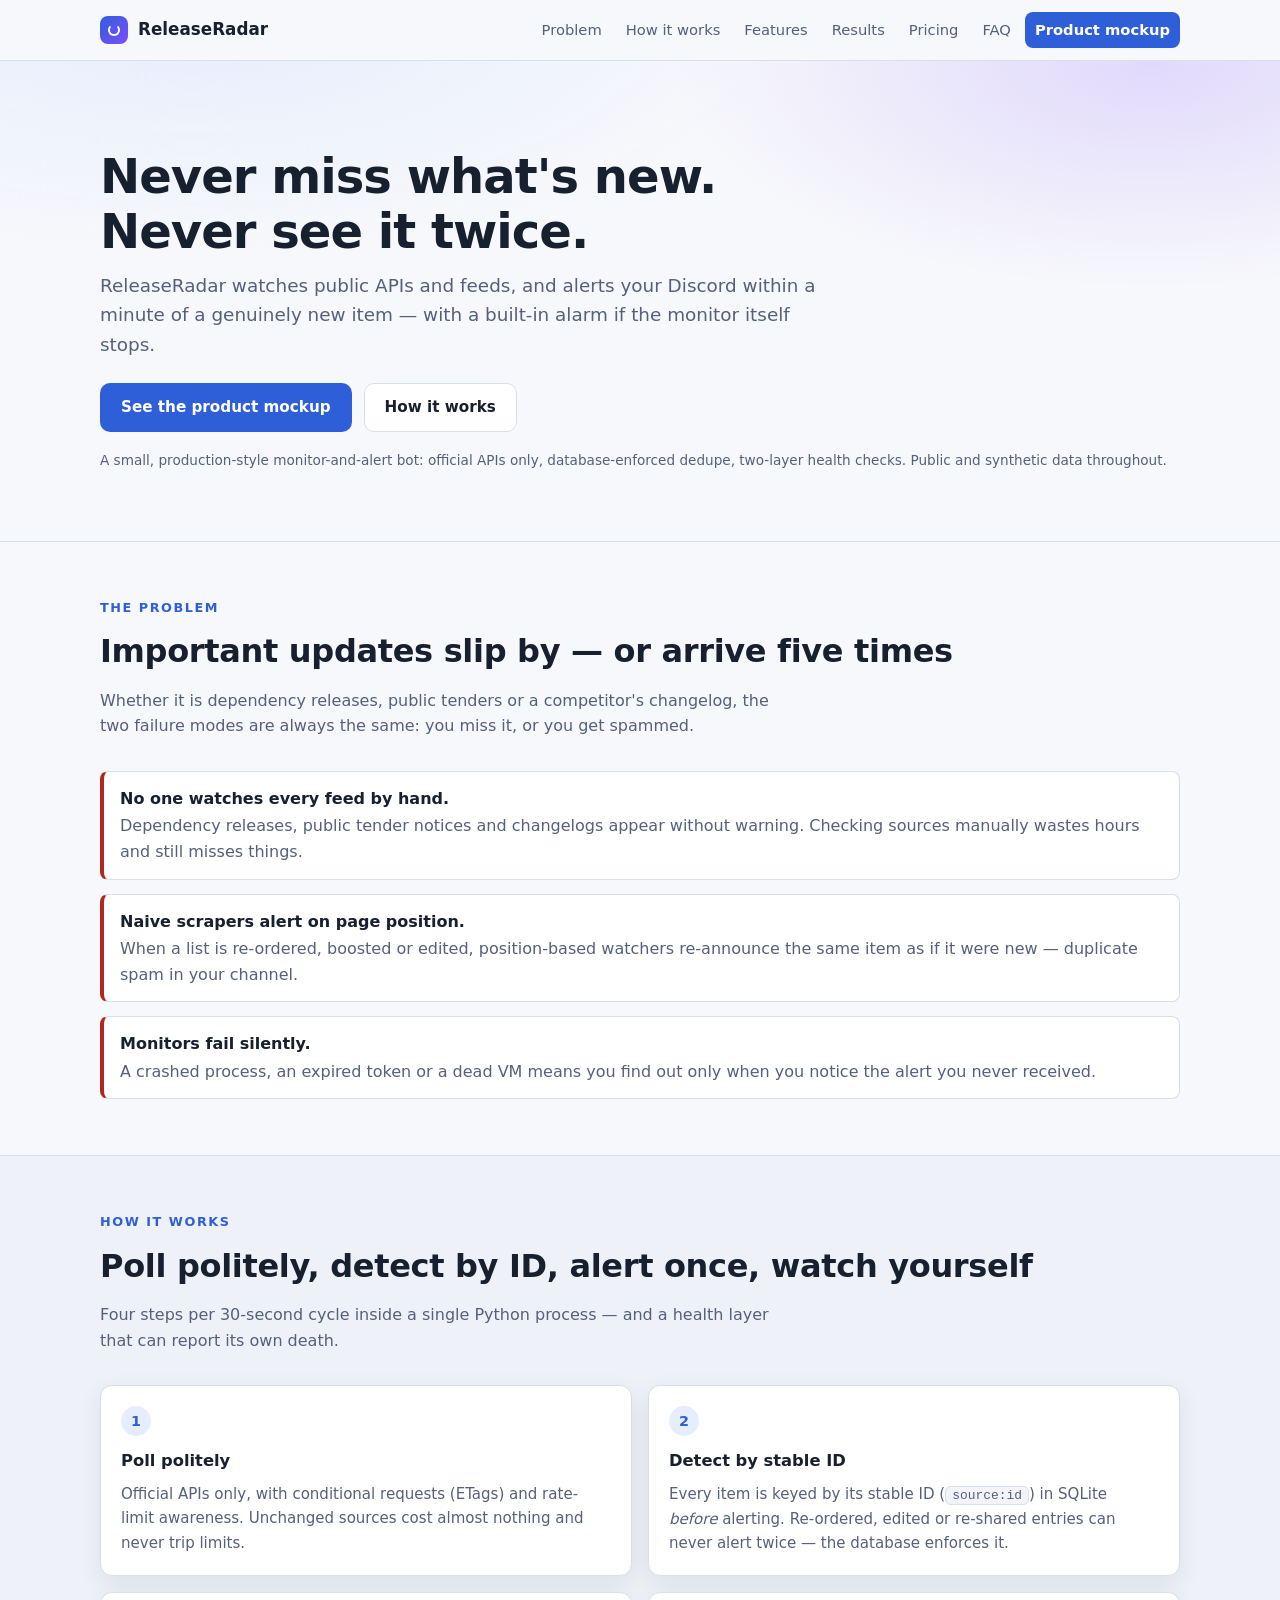
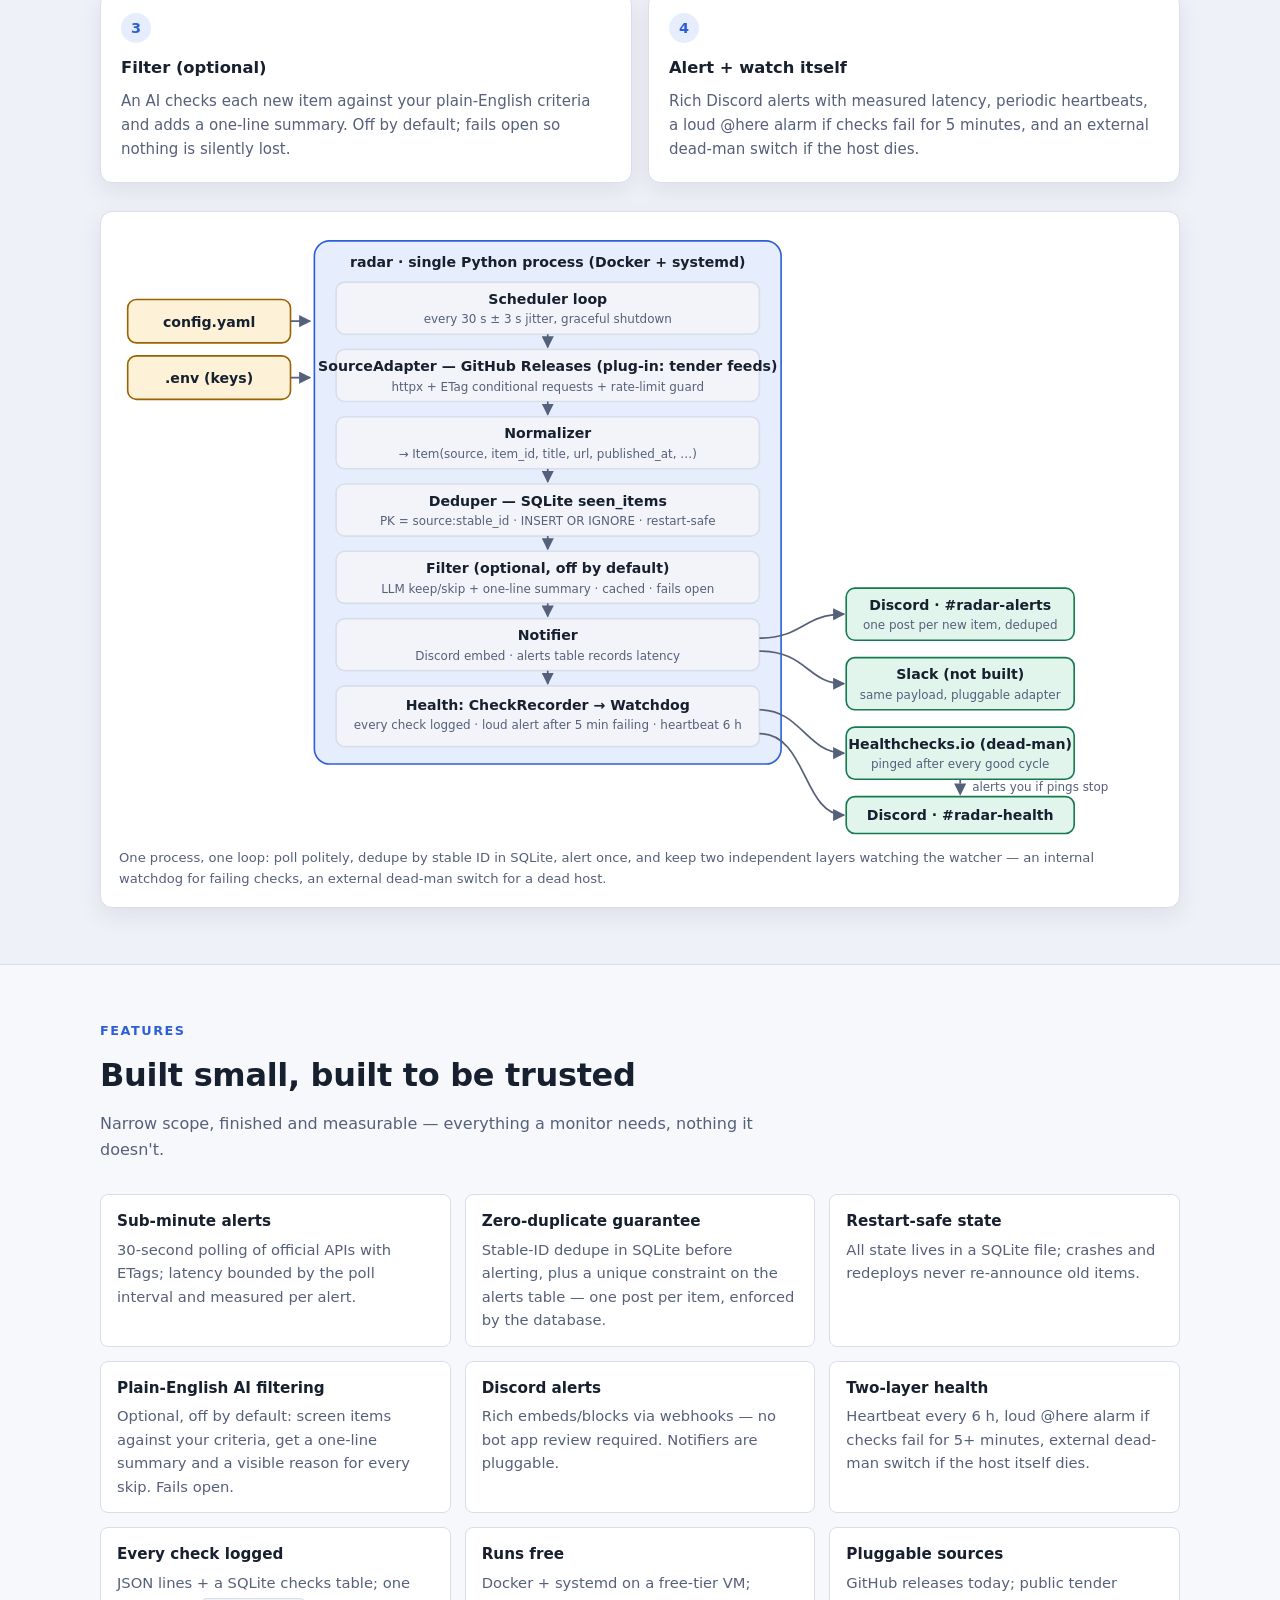
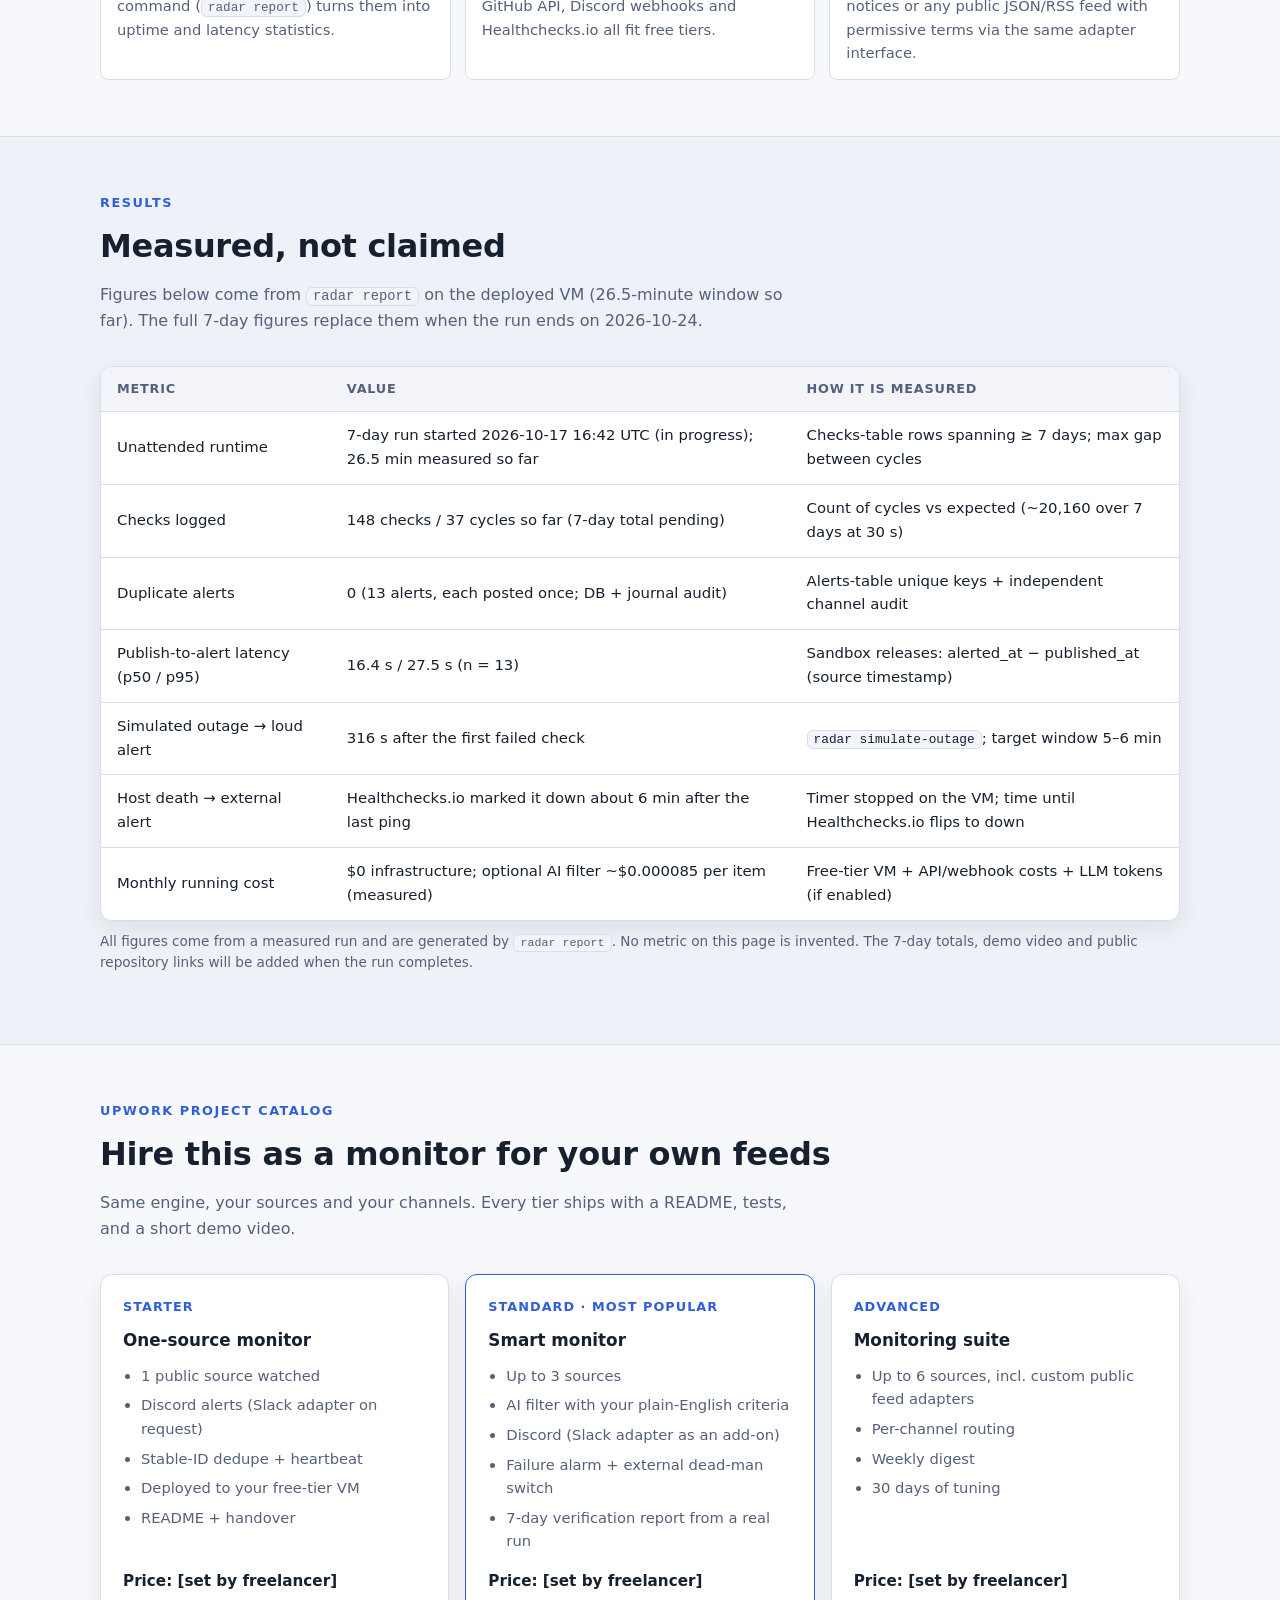
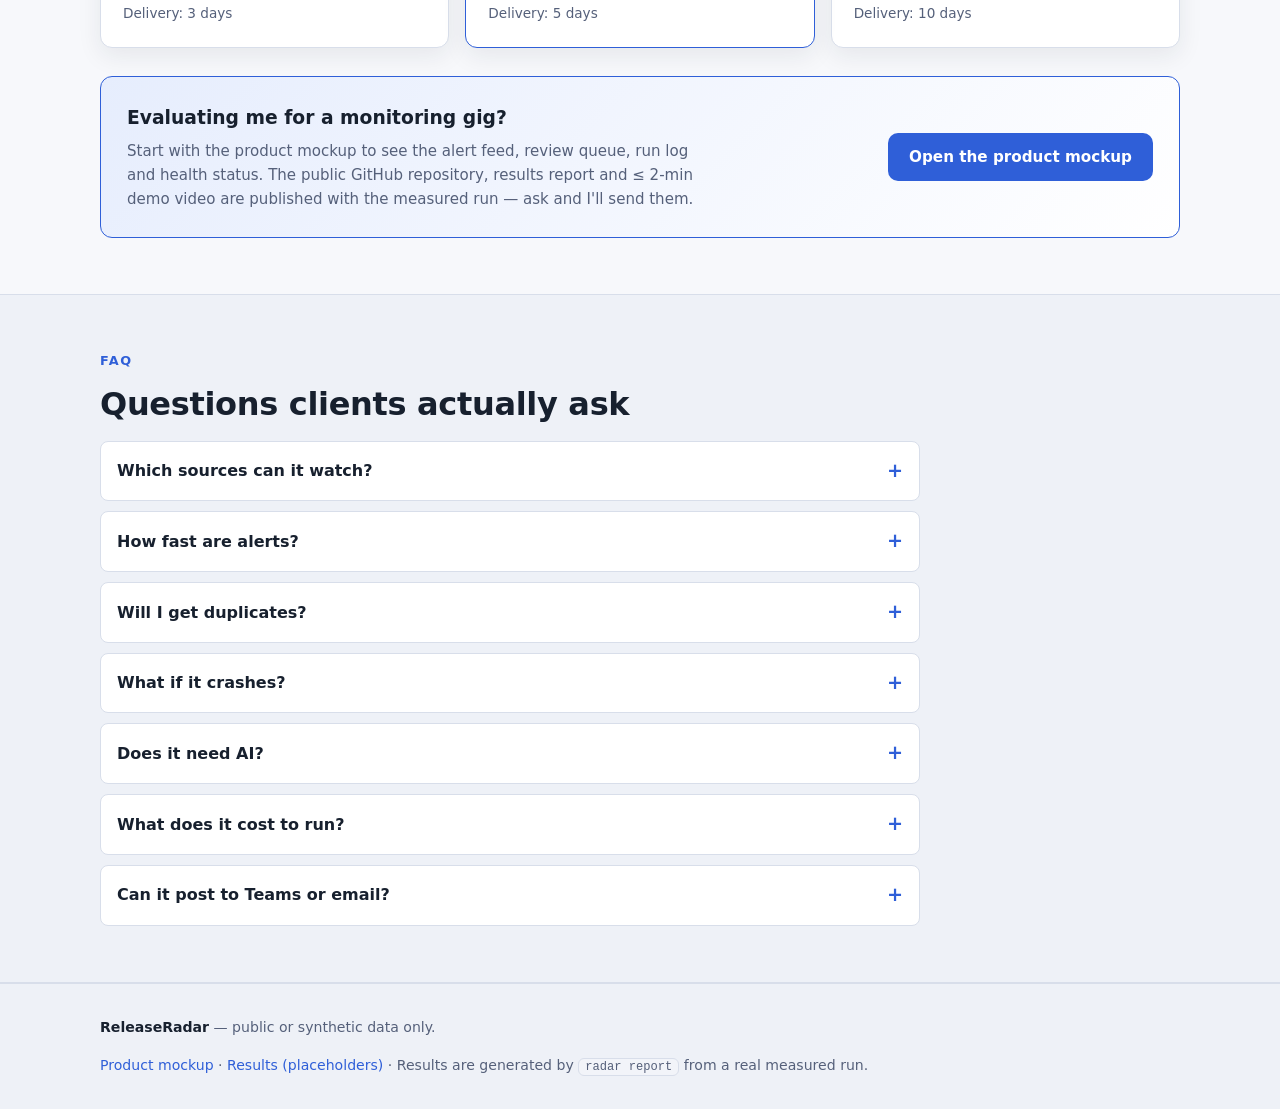
<file: site/index.html>
<!doctype html>
<html lang="en">
<head>
  <meta charset="utf-8">
  <meta name="viewport" content="width=device-width, initial-scale=1">
  <title>ReleaseRadar — never miss what's new, never see it twice</title>
  <meta name="description" content="ReleaseRadar watches public APIs and feeds and alerts your Discord within a minute of a genuinely new item — with a built-in alarm if the monitor itself stops.">
  <link rel="icon" href="data:image/svg+xml,%3Csvg xmlns='http://www.w3.org/2000/svg' viewBox='0 0 32 32'%3E%3Crect width='32' height='32' rx='7' fill='%232f5fd8'/%3E%3Ccircle cx='16' cy='16' r='8' fill='none' stroke='%23fff' stroke-width='2.5' stroke-dasharray='30 12'/%3E%3Ccircle cx='16' cy='16' r='2.5' fill='%23fff'/%3E%3C/svg%3E">
  <link rel="stylesheet" href="styles.css">
</head>
<body>

  <header class="site-header">
    <div class="container">
      <a class="brand" href="index.html"><span class="logo" aria-hidden="true"></span> ReleaseRadar</a>
      <nav class="nav" aria-label="Main">
        <a href="#problem">Problem</a>
        <a href="#how">How it works</a>
        <a href="#features">Features</a>
        <a href="#results">Results</a>
        <a href="#pricing">Pricing</a>
        <a href="#faq">FAQ</a>
        <a class="nav-cta" href="demo.html">Product mockup</a>
      </nav>
    </div>
  </header>

  <!-- ============ HERO ============ -->
  <div class="hero">
    <div class="container">
      <h1>Never miss what's new. Never see it twice.</h1>
      <p class="sub">ReleaseRadar watches public APIs and feeds, and alerts your Discord within a minute of a genuinely new item — with a built-in alarm if the monitor itself stops.</p>
      <div class="hero-ctas">
        <a class="btn btn-primary" href="demo.html">See the product mockup</a>
        <a class="btn btn-ghost" href="#how">How it works</a>
      </div>
      <p class="note">A small, production-style monitor-and-alert bot: official APIs only, database-enforced dedupe, two-layer health checks. Public and synthetic data throughout.</p>
    </div>
  </div>

  <!-- ============ PROBLEM ============ -->
  <section id="problem">
    <div class="container">
      <p class="section-kicker">The problem</p>
      <h2 class="section-title">Important updates slip by — or arrive five times</h2>
      <p class="section-lead">Whether it is dependency releases, public tenders or a competitor's changelog, the two failure modes are always the same: you miss it, or you get spammed.</p>
      <ul class="problem-list">
        <li><strong>No one watches every feed by hand.</strong> Dependency releases, public tender notices and changelogs appear without warning. Checking sources manually wastes hours and still misses things.</li>
        <li><strong>Naive scrapers alert on page position.</strong> When a list is re-ordered, boosted or edited, position-based watchers re-announce the same item as if it were new — duplicate spam in your channel.</li>
        <li><strong>Monitors fail silently.</strong> A crashed process, an expired token or a dead VM means you find out only when you notice the alert you never received.</li>
      </ul>
    </div>
  </section>

  <!-- ============ HOW IT WORKS ============ -->
  <section id="how" class="alt">
    <div class="container">
      <p class="section-kicker">How it works</p>
      <h2 class="section-title">Poll politely, detect by ID, alert once, watch yourself</h2>
      <p class="section-lead">Four steps per 30-second cycle inside a single Python process — and a health layer that can report its own death.</p>

      <div class="grid grid-2" style="margin-bottom:28px;">
        <div class="card">
          <span class="num">1</span>
          <h3>Poll politely</h3>
          <p>Official APIs only, with conditional requests (ETags) and rate-limit awareness. Unchanged sources cost almost nothing and never trip limits.</p>
        </div>
        <div class="card">
          <span class="num">2</span>
          <h3>Detect by stable ID</h3>
          <p>Every item is keyed by its stable ID (<code>source:id</code>) in SQLite <em>before</em> alerting. Re-ordered, edited or re-shared entries can never alert twice — the database enforces it.</p>
        </div>
        <div class="card">
          <span class="num">3</span>
          <h3>Filter (optional)</h3>
          <p>An AI checks each new item against your plain-English criteria and adds a one-line summary. Off by default; fails open so nothing is silently lost.</p>
        </div>
        <div class="card">
          <span class="num">4</span>
          <h3>Alert + watch itself</h3>
          <p>Rich Discord alerts with measured latency, periodic heartbeats, a loud @here alarm if checks fail for 5 minutes, and an external dead-man switch if the host dies.</p>
        </div>
      </div>

      <figure class="diagram-wrap" style="margin:0;">
        <svg class="diagram" viewBox="0 0 960 560" role="img" aria-labelledby="arch-title arch-desc">
          <title id="arch-title">ReleaseRadar architecture</title>
          <desc id="arch-desc">A single Python process polls sources on a scheduler, normalizes items, deduplicates them in SQLite, optionally filters them with an LLM, and notifies Discord. A health subsystem records checks, alerts a watchdog, pings an external dead-man switch, and posts heartbeats.</desc>
          <defs>
            <marker id="arrow" viewBox="0 0 10 10" refX="9" refY="5" markerWidth="7" markerHeight="7" orient="auto-start-reverse">
              <path d="M0 0 L10 5 L0 10 z" class="arrowhead"></path>
            </marker>
          </defs>

          <!-- Inputs -->
          <rect class="box box-in" x="8" y="64" width="150" height="40" rx="8"></rect>
          <text class="label" x="83" y="89" text-anchor="middle">config.yaml</text>
          <rect class="box box-in" x="8" y="116" width="150" height="40" rx="8"></rect>
          <text class="label" x="83" y="141" text-anchor="middle">.env (keys)</text>
          <path class="flow" d="M158 84 H176"></path>
          <path class="flow" d="M158 136 H176"></path>

          <!-- Core process -->
          <rect class="box box-core" x="180" y="10" width="430" height="482" rx="14"></rect>
          <text class="label accent-text" x="395" y="34" text-anchor="middle">radar · single Python process (Docker + systemd)</text>

          <!-- Stage 1 -->
          <rect class="box" x="200" y="48" width="390" height="48" rx="8"></rect>
          <text class="label" x="395" y="68" text-anchor="middle">Scheduler loop</text>
          <text class="sub" x="395" y="86" text-anchor="middle">every 30 s ± 3 s jitter, graceful shutdown</text>
          <path class="flow" d="M395 96 V108"></path>

          <!-- Stage 2 -->
          <rect class="box" x="200" y="110" width="390" height="48" rx="8"></rect>
          <text class="label" x="395" y="130" text-anchor="middle">SourceAdapter — GitHub Releases (plug-in: tender feeds)</text>
          <text class="sub" x="395" y="148" text-anchor="middle">httpx + ETag conditional requests + rate-limit guard</text>
          <path class="flow" d="M395 158 V170"></path>

          <!-- Stage 3 -->
          <rect class="box" x="200" y="172" width="390" height="48" rx="8"></rect>
          <text class="label" x="395" y="192" text-anchor="middle">Normalizer</text>
          <text class="sub" x="395" y="210" text-anchor="middle">→ Item(source, item_id, title, url, published_at, …)</text>
          <path class="flow" d="M395 220 V232"></path>

          <!-- Stage 4 -->
          <rect class="box" x="200" y="234" width="390" height="48" rx="8"></rect>
          <text class="label" x="395" y="254" text-anchor="middle">Deduper — SQLite seen_items</text>
          <text class="sub" x="395" y="272" text-anchor="middle">PK = source:stable_id · INSERT OR IGNORE · restart-safe</text>
          <path class="flow" d="M395 282 V294"></path>

          <!-- Stage 5 -->
          <rect class="box" x="200" y="296" width="390" height="48" rx="8"></rect>
          <text class="label" x="395" y="316" text-anchor="middle">Filter (optional, off by default)</text>
          <text class="sub" x="395" y="334" text-anchor="middle">LLM keep/skip + one-line summary · cached · fails open</text>
          <path class="flow" d="M395 344 V356"></path>

          <!-- Stage 6 -->
          <rect class="box" x="200" y="358" width="390" height="48" rx="8"></rect>
          <text class="label" x="395" y="378" text-anchor="middle">Notifier</text>
          <text class="sub" x="395" y="396" text-anchor="middle">Discord embed · alerts table records latency</text>

          <!-- Health row inside core -->
          <rect class="box" x="200" y="420" width="390" height="56" rx="8"></rect>
          <text class="label" x="395" y="442" text-anchor="middle">Health: CheckRecorder → Watchdog</text>
          <text class="sub" x="395" y="460" text-anchor="middle">every check logged · loud alert after 5 min failing · heartbeat 6 h</text>
          <path class="flow" d="M395 406 V418"></path>

          <!-- Outputs -->
          <rect class="box box-out" x="670" y="330" width="210" height="48" rx="8"></rect>
          <text class="label" x="775" y="350" text-anchor="middle">Discord · #radar-alerts</text>
          <text class="sub" x="775" y="368" text-anchor="middle">one post per new item, deduped</text>

          <rect class="box box-out" x="670" y="394" width="210" height="48" rx="8"></rect>
          <text class="label" x="775" y="414" text-anchor="middle">Slack (not built)</text>
          <text class="sub" x="775" y="432" text-anchor="middle">same payload, pluggable adapter</text>

          <rect class="box box-out" x="670" y="458" width="210" height="48" rx="8"></rect>
          <text class="label" x="775" y="478" text-anchor="middle">Healthchecks.io (dead-man)</text>
          <text class="sub" x="775" y="496" text-anchor="middle">pinged after every good cycle</text>

          <rect class="box box-out" x="670" y="522" width="210" height="34" rx="8"></rect>
          <text class="label" x="775" y="544" text-anchor="middle">Discord · #radar-health</text>

          <!-- Flows to outputs -->
          <path class="flow" d="M590 376 C 630 376, 630 354, 668 354"></path>
          <path class="flow" d="M590 388 C 634 388, 634 418, 668 418"></path>
          <path class="flow" d="M590 442 C 628 442, 634 482, 668 482"></path>
          <path class="flow" d="M590 464 C 634 464, 630 539, 668 539"></path>
          <path class="flow" d="M775 506 V520" style="stroke-dasharray:4 4;"></path>
          <text class="sub" x="786" y="517">alerts you if pings stop</text>
        </svg>
        <figcaption>One process, one loop: poll politely, dedupe by stable ID in SQLite, alert once, and keep two independent layers watching the watcher — an internal watchdog for failing checks, an external dead-man switch for a dead host.</figcaption>
      </figure>
    </div>
  </section>

  <!-- ============ FEATURES ============ -->
  <section id="features">
    <div class="container">
      <p class="section-kicker">Features</p>
      <h2 class="section-title">Built small, built to be trusted</h2>
      <p class="section-lead">Narrow scope, finished and measurable — everything a monitor needs, nothing it doesn't.</p>
      <div class="features">
        <div class="feature"><strong>Sub-minute alerts</strong><span>30-second polling of official APIs with ETags; latency bounded by the poll interval and measured per alert.</span></div>
        <div class="feature"><strong>Zero-duplicate guarantee</strong><span>Stable-ID dedupe in SQLite before alerting, plus a unique constraint on the alerts table — one post per item, enforced by the database.</span></div>
        <div class="feature"><strong>Restart-safe state</strong><span>All state lives in a SQLite file; crashes and redeploys never re-announce old items.</span></div>
        <div class="feature"><strong>Plain-English AI filtering</strong><span>Optional, off by default: screen items against your criteria, get a one-line summary and a visible reason for every skip. Fails open.</span></div>
        <div class="feature"><strong>Discord alerts</strong><span>Rich embeds/blocks via webhooks — no bot app review required. Notifiers are pluggable.</span></div>
        <div class="feature"><strong>Two-layer health</strong><span>Heartbeat every 6 h, loud @here alarm if checks fail for 5+ minutes, external dead-man switch if the host itself dies.</span></div>
        <div class="feature"><strong>Every check logged</strong><span>JSON lines + a SQLite checks table; one command (<code>radar report</code>) turns them into uptime and latency statistics.</span></div>
        <div class="feature"><strong>Runs free</strong><span>Docker + systemd on a free-tier VM; GitHub API, Discord webhooks and Healthchecks.io all fit free tiers.</span></div>
        <div class="feature"><strong>Pluggable sources</strong><span>GitHub releases today; public tender notices or any public JSON/RSS feed with permissive terms via the same adapter interface.</span></div>
      </div>
    </div>
  </section>

  <!-- ============ RESULTS ============ -->
  <section id="results" class="alt">
    <div class="container">
      <p class="section-kicker">Results</p>
      <h2 class="section-title">Measured, not claimed</h2>
      <p class="section-lead">Figures below come from <code>radar report</code> on the deployed VM (26.5-minute window so far). The full 7-day figures replace them when the run ends on 2026-10-24.</p>
      <div class="table-wrap">
        <table>
          <thead>
            <tr><th>Metric</th><th>Value</th><th>How it is measured</th></tr>
          </thead>
          <tbody>
            <tr><td>Unattended runtime</td><td>7-day run started 2026-10-17 16:42 UTC (in progress); 26.5 min measured so far</td><td>Checks-table rows spanning ≥ 7 days; max gap between cycles</td></tr>
            <tr><td>Checks logged</td><td>148 checks / 37 cycles so far (7-day total pending)</td><td>Count of cycles vs expected (~20,160 over 7 days at 30 s)</td></tr>
            <tr><td>Duplicate alerts</td><td>0 (13 alerts, each posted once; DB + journal audit)</td><td>Alerts-table unique keys + independent channel audit</td></tr>
            <tr><td>Publish-to-alert latency (p50 / p95)</td><td>16.4 s / 27.5 s (n = 13)</td><td>Sandbox releases: alerted_at − published_at (source timestamp)</td></tr>
            <tr><td>Simulated outage → loud alert</td><td>316 s after the first failed check</td><td><code>radar simulate-outage</code>; target window 5–6 min</td></tr>
            <tr><td>Host death → external alert</td><td>Healthchecks.io marked it down about 6 min after the last ping</td><td>Timer stopped on the VM; time until Healthchecks.io flips to down</td></tr>
            <tr><td>Monthly running cost</td><td>$0 infrastructure; optional AI filter ~$0.000085 per item (measured)</td><td>Free-tier VM + API/webhook costs + LLM tokens (if enabled)</td></tr>
          </tbody>
        </table>
      </div>
      <p class="note">All figures come from a measured run and are generated by <code>radar report</code>. No metric on this page is invented. The 7-day totals, demo video and public repository links will be added when the run completes.</p>
    </div>
  </section>

  <!-- ============ PRICING / UPCWORK CTA ============ -->
  <section id="pricing">
    <div class="container">
      <p class="section-kicker">Upwork Project Catalog</p>
      <h2 class="section-title">Hire this as a monitor for your own feeds</h2>
      <p class="section-lead">Same engine, your sources and your channels. Every tier ships with a README, tests, and a short demo video.</p>

      <div class="offer-grid">
        <div class="offer">
          <span class="tier">Starter</span>
          <h3>One-source monitor</h3>
          <ul>
            <li>1 public source watched</li>
            <li>Discord alerts (Slack adapter on request)</li>
            <li>Stable-ID dedupe + heartbeat</li>
            <li>Deployed to your free-tier VM</li>
            <li>README + handover</li>
          </ul>
          <div class="price">Price: [set by freelancer]</div>
          <div class="delivery">Delivery: 3 days</div>
        </div>
        <div class="offer featured">
          <span class="tier">Standard · most popular</span>
          <h3>Smart monitor</h3>
          <ul>
            <li>Up to 3 sources</li>
            <li>AI filter with your plain-English criteria</li>
            <li>Discord (Slack adapter as an add-on)</li>
            <li>Failure alarm + external dead-man switch</li>
            <li>7-day verification report from a real run</li>
          </ul>
          <div class="price">Price: [set by freelancer]</div>
          <div class="delivery">Delivery: 5 days</div>
        </div>
        <div class="offer">
          <span class="tier">Advanced</span>
          <h3>Monitoring suite</h3>
          <ul>
            <li>Up to 6 sources, incl. custom public feed adapters</li>
            <li>Per-channel routing</li>
            <li>Weekly digest</li>
            <li>30 days of tuning</li>
          </ul>
          <div class="price">Price: [set by freelancer]</div>
          <div class="delivery">Delivery: 10 days</div>
        </div>
      </div>

      <div class="cta-panel">
        <div>
          <h3>Evaluating me for a monitoring gig?</h3>
          <p>Start with the product mockup to see the alert feed, review queue, run log and health status. The public GitHub repository, results report and ≤ 2-min demo video are published with the measured run — ask and I'll send them.</p>
        </div>
        <div class="hero-ctas" style="margin:0;">
          <a class="btn btn-primary" href="demo.html">Open the product mockup</a>
        </div>
      </div>
    </div>
  </section>

  <!-- ============ FAQ ============ -->
  <section id="faq" class="alt">
    <div class="container">
      <p class="section-kicker">FAQ</p>
      <h2 class="section-title">Questions clients actually ask</h2>
      <div class="faq">
        <details class="faq-item">
          <summary>Which sources can it watch?</summary>
          <p>Any public API or published feed whose terms allow automated access — GitHub releases today, public tender notices or other JSON/RSS feeds through the same adapter interface. It does not log in, bypass paywalls or defeat anti-bot protection.</p>
        </details>
        <details class="faq-item">
          <summary>How fast are alerts?</summary>
          <p>Latency is bounded by the poll interval (default 30 s, ±3 s jitter) plus posting time. Measured p50/p95 (n = 13 sandbox releases) are in the results table above; the 7-day figures are pending the end of the run.</p>
        </details>
        <details class="faq-item">
          <summary>Will I get duplicates?</summary>
          <p>No. Each item is recorded by its stable ID in SQLite <em>before</em> alerting, and the alerts table has a unique constraint — one post per item is enforced by the database, across restarts and re-ordered lists alike.</p>
        </details>
        <details class="faq-item">
          <summary>What if it crashes?</summary>
          <p>systemd restarts the container. If checks keep failing for more than 5 minutes you get a loud @here alarm, and if the whole host dies an external dead-man switch (Healthchecks.io) notices the missing pings and alerts you.</p>
        </details>
        <details class="faq-item">
          <summary>Does it need AI?</summary>
          <p>No. AI filtering is optional and off by default. When enabled it screens items against plain-English criteria, shows the reason for every skip, caches each decision, and fails open so nothing is silently lost.</p>
        </details>
        <details class="faq-item">
          <summary>What does it cost to run?</summary>
          <p>Infrastructure fits free tiers (free-tier VM, GitHub API, Discord webhooks, Healthchecks.io), so the base system is $0/month. AI cost depends on volume and is measured per item from real token counts — shown in the cost table after the measured run.</p>
        </details>
        <details class="faq-item">
          <summary>Can it post to Teams or email?</summary>
          <p>Notifiers are pluggable; Discord ships today. Slack, Teams or email adapters are a small addition on request.</p>
        </details>
      </div>
    </div>
  </section>

  <!-- ============ FOOTER ============ -->
  <footer class="site-footer">
    <div class="container">
      <div>
        <strong>ReleaseRadar</strong> — public or synthetic data only.
      </div>
      <div>
        <a href="demo.html">Product mockup</a> ·
        <a href="#results">Results (placeholders)</a> ·
        Results are generated by <code>radar report</code> from a real measured run.
      </div>
    </div>
  </footer>

</body>
</html>
</file>
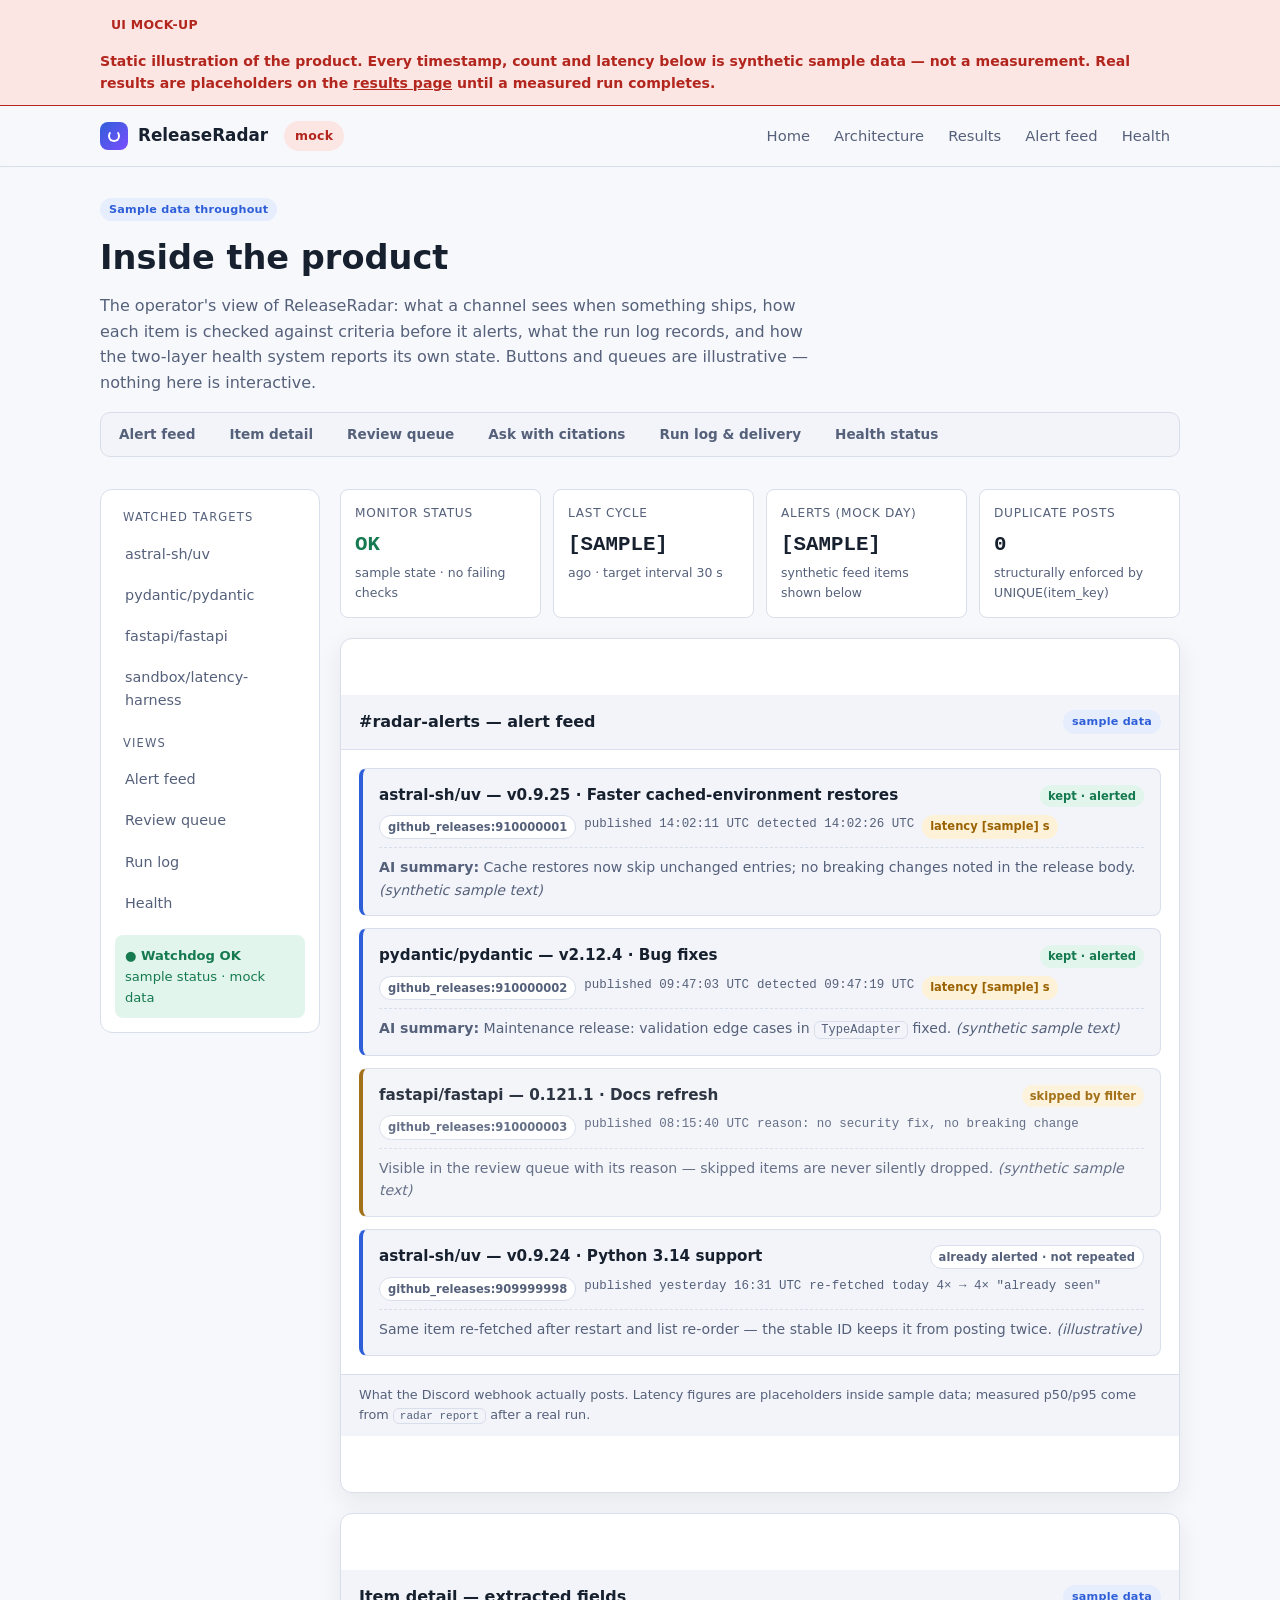
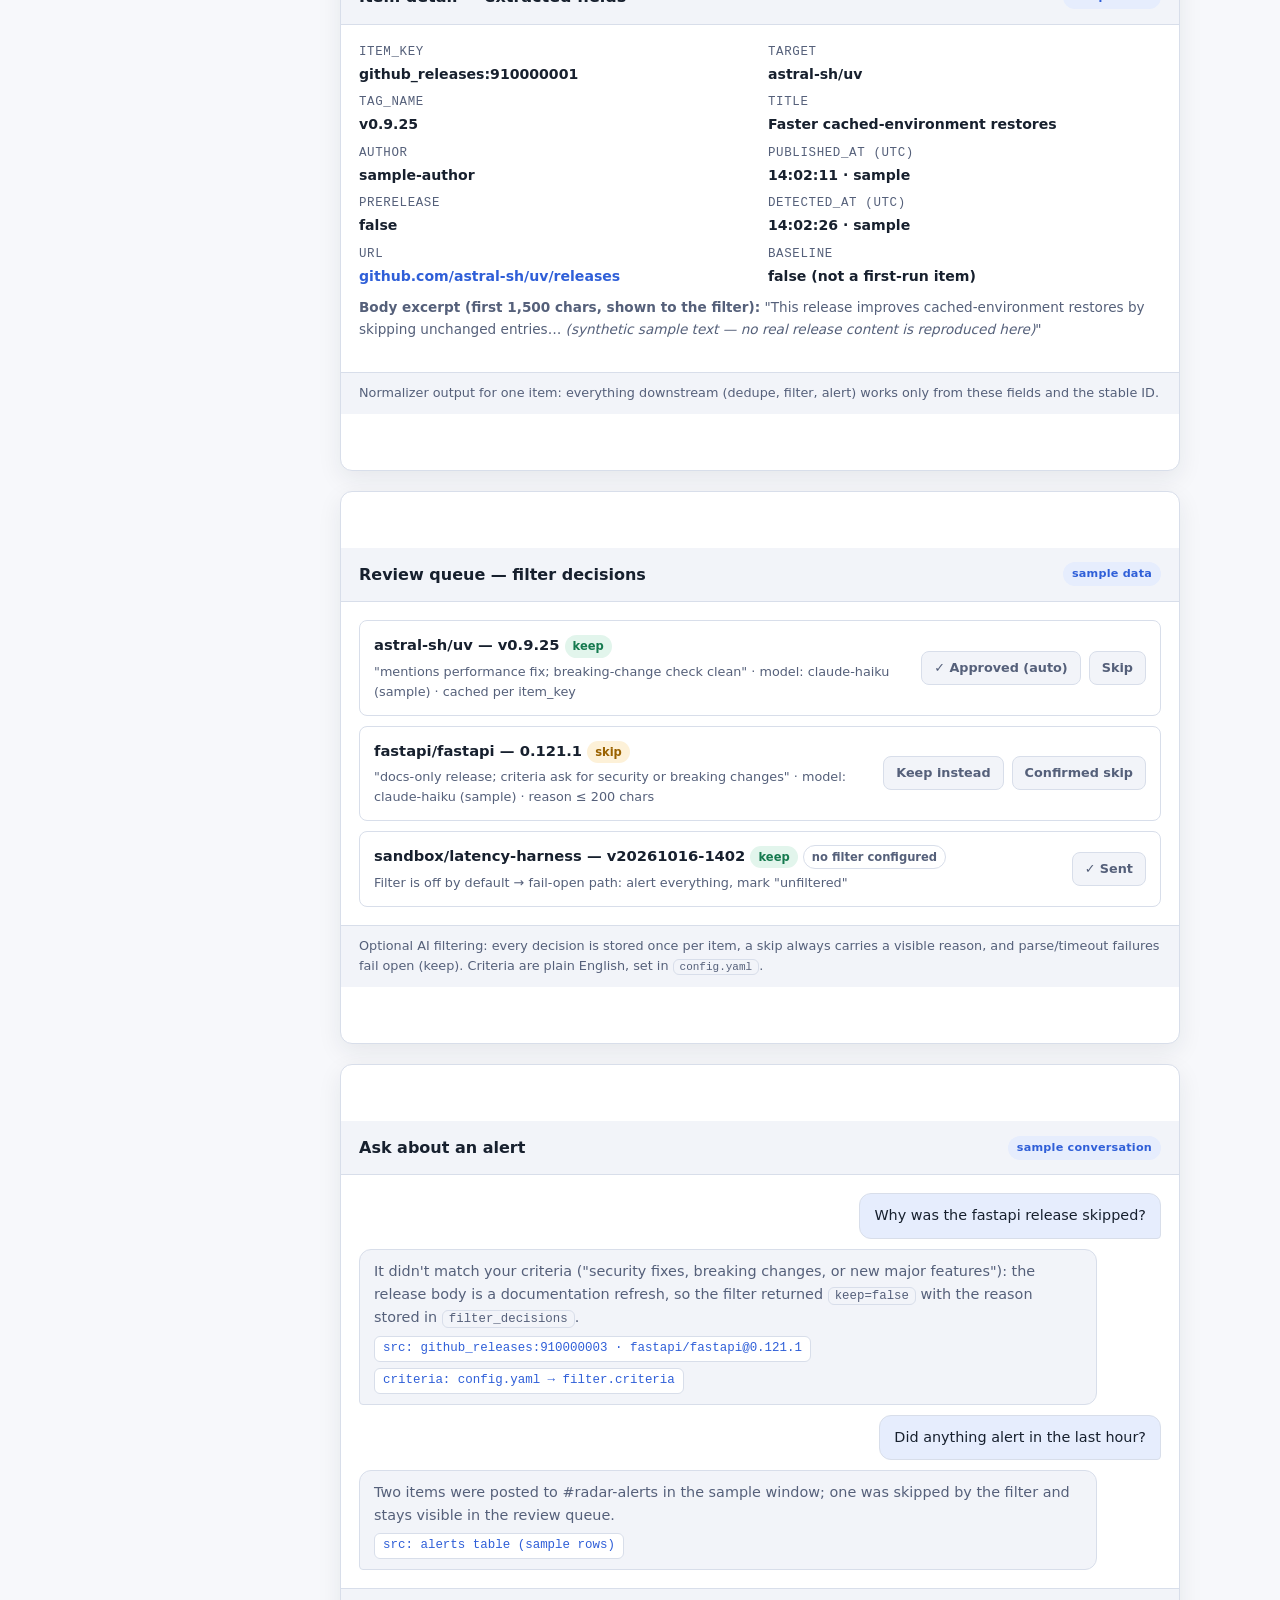
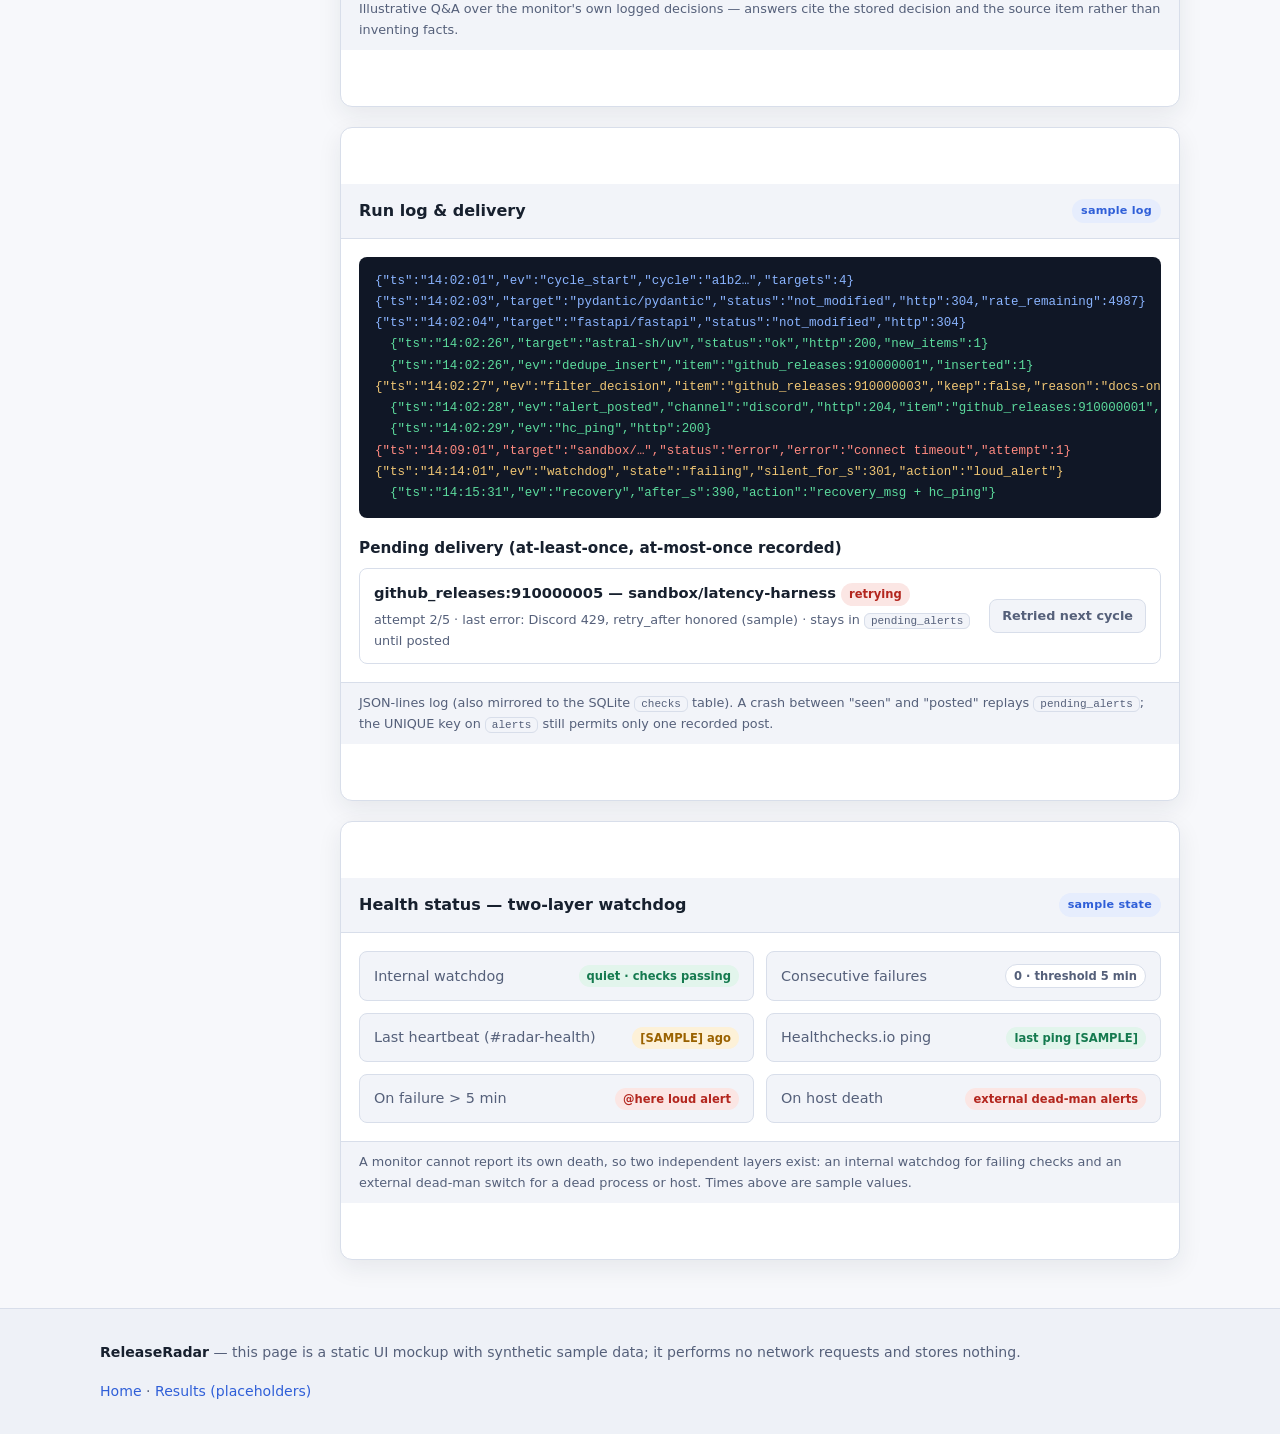
<file: site/demo.html>
<!doctype html>
<html lang="en">
<head>
  <meta charset="utf-8">
  <meta name="viewport" content="width=device-width, initial-scale=1">
  <title>ReleaseRadar — product UI mockup (static demo)</title>
  <meta name="description" content="Static UI mockup of the ReleaseRadar monitor-and-alert product: alert feed, item detail, review queue, run log and health status. Sample data only.">
  <link rel="icon" href="data:image/svg+xml,%3Csvg xmlns='http://www.w3.org/2000/svg' viewBox='0 0 32 32'%3E%3Crect width='32' height='32' rx='7' fill='%232f5fd8'/%3E%3Ccircle cx='16' cy='16' r='8' fill='none' stroke='%23fff' stroke-width='2.5' stroke-dasharray='30 12'/%3E%3Ccircle cx='16' cy='16' r='2.5' fill='%23fff'/%3E%3C/svg%3E">
  <link rel="stylesheet" href="styles.css">
</head>
<body>

  <!-- Prominent mock warning -->
  <div class="mock-banner" role="note">
    <div class="container">
      <span class="badge badge-mock">UI MOCK-UP</span>
      <span>Static illustration of the product. Every timestamp, count and latency below is synthetic sample data — not a measurement. Real results are placeholders on the <a href="index.html#results" style="color:inherit; text-decoration:underline;">results page</a> until a measured run completes.</span>
    </div>
  </div>

  <header class="site-header">
    <div class="container">
      <a class="brand" href="index.html"><span class="logo" aria-hidden="true"></span> ReleaseRadar <span class="badge badge-mock" style="margin-left:6px;">mock</span></a>
      <nav class="nav" aria-label="Main">
        <a href="index.html">Home</a>
        <a href="index.html#how">Architecture</a>
        <a href="index.html#results">Results</a>
        <a href="#feed">Alert feed</a>
        <a href="#health">Health</a>
      </nav>
    </div>
  </header>

  <div class="container page-intro">
    <span class="badge badge-sample">Sample data throughout</span>
    <h1>Inside the product</h1>
    <p>The operator's view of ReleaseRadar: what a channel sees when something ships, how each item is checked against criteria before it alerts, what the run log records, and how the two-layer health system reports its own state. Buttons and queues are illustrative — nothing here is interactive.</p>
    <nav class="segmented" aria-label="Mockup sections">
      <a href="#feed">Alert feed</a>
      <a href="#detail">Item detail</a>
      <a href="#queue">Review queue</a>
      <a href="#ask">Ask with citations</a>
      <a href="#log">Run log &amp; delivery</a>
      <a href="#health">Health status</a>
    </nav>
  </div>

  <div class="container app-shell">

    <!-- Sidebar -->
    <aside class="app-side" aria-label="Mock sidebar">
      <div class="side-title">Watched targets</div>
      <a href="#feed">astral-sh/uv</a>
      <a href="#feed">pydantic/pydantic</a>
      <a href="#feed">fastapi/fastapi</a>
      <a href="#feed">sandbox/latency-harness</a>
      <div class="side-title" style="margin-top:14px;">Views</div>
      <a href="#feed">Alert feed</a>
      <a href="#queue">Review queue</a>
      <a href="#log">Run log</a>
      <a href="#health">Health</a>
      <div class="side-status">● Watchdog OK<br><span style="font-weight:400;">sample status · mock data</span></div>
    </aside>

    <!-- Main panels -->
    <main class="app-main">

      <!-- Status tiles -->
      <div class="tiles">
        <div class="tile">
          <div class="tile-label">Monitor status</div>
          <div class="tile-value" style="color:var(--ok);">OK</div>
          <div class="tile-sub">sample state · no failing checks</div>
        </div>
        <div class="tile">
          <div class="tile-label">Last cycle</div>
          <div class="tile-value">[SAMPLE]</div>
          <div class="tile-sub">ago · target interval 30 s</div>
        </div>
        <div class="tile">
          <div class="tile-label">Alerts (mock day)</div>
          <div class="tile-value">[SAMPLE]</div>
          <div class="tile-sub">synthetic feed items shown below</div>
        </div>
        <div class="tile">
          <div class="tile-label">Duplicate posts</div>
          <div class="tile-value">0</div>
          <div class="tile-sub">structurally enforced by UNIQUE(item_key)</div>
        </div>
      </div>

      <!-- ALERT FEED -->
      <section class="panel" id="feed">
        <div class="panel-head">
          <h2>#radar-alerts — alert feed</h2>
          <span class="panel-meta"><span class="badge badge-sample">sample data</span></span>
        </div>
        <div class="panel-body">
          <div class="feed">

            <article class="alert-card">
              <div class="alert-top">
                <span class="alert-title"><a href="https://github.com/astral-sh/uv/releases">astral-sh/uv — v0.9.25 · Faster cached-environment restores</a></span>
                <span class="pill ok">kept · alerted</span>
              </div>
              <div class="alert-meta">
                <span class="pill muted">github_releases:910000001</span>
                <span>published 14:02:11 UTC</span>
                <span>detected 14:02:26 UTC</span>
                <span class="pill warn">latency [sample] s</span>
              </div>
              <div class="alert-summary"><strong>AI summary:</strong> Cache restores now skip unchanged entries; no breaking changes noted in the release body. <em>(synthetic sample text)</em></div>
            </article>

            <article class="alert-card">
              <div class="alert-top">
                <span class="alert-title"><a href="https://github.com/pydantic/pydantic/releases">pydantic/pydantic — v2.12.4 · Bug fixes</a></span>
                <span class="pill ok">kept · alerted</span>
              </div>
              <div class="alert-meta">
                <span class="pill muted">github_releases:910000002</span>
                <span>published 09:47:03 UTC</span>
                <span>detected 09:47:19 UTC</span>
                <span class="pill warn">latency [sample] s</span>
              </div>
              <div class="alert-summary"><strong>AI summary:</strong> Maintenance release: validation edge cases in <code>TypeAdapter</code> fixed. <em>(synthetic sample text)</em></div>
            </article>

            <article class="alert-card skipped">
              <div class="alert-top">
                <span class="alert-title"><a href="https://github.com/fastapi/fastapi/releases">fastapi/fastapi — 0.121.1 · Docs refresh</a></span>
                <span class="pill warn">skipped by filter</span>
              </div>
              <div class="alert-meta">
                <span class="pill muted">github_releases:910000003</span>
                <span>published 08:15:40 UTC</span>
                <span>reason: no security fix, no breaking change</span>
              </div>
              <div class="alert-summary">Visible in the review queue with its reason — skipped items are never silently dropped. <em>(synthetic sample text)</em></div>
            </article>

            <article class="alert-card">
              <div class="alert-top">
                <span class="alert-title"><a href="https://github.com/astral-sh/uv/releases">astral-sh/uv — v0.9.24 · Python 3.14 support</a></span>
                <span class="pill muted">already alerted · not repeated</span>
              </div>
              <div class="alert-meta">
                <span class="pill muted">github_releases:909999998</span>
                <span>published yesterday 16:31 UTC</span>
                <span>re-fetched today 4× → 4× "already seen"</span>
              </div>
              <div class="alert-summary">Same item re-fetched after restart and list re-order — the stable ID keeps it from posting twice. <em>(illustrative)</em></div>
            </article>

          </div>
        </div>
        <div class="panel-note">What the Discord webhook actually posts. Latency figures are placeholders inside sample data; measured p50/p95 come from <code>radar report</code> after a real run.</div>
      </section>

      <!-- ITEM DETAIL -->
      <section class="panel" id="detail">
        <div class="panel-head">
          <h2>Item detail — extracted fields</h2>
          <span class="panel-meta"><span class="badge badge-sample">sample data</span></span>
        </div>
        <div class="panel-body">
          <div class="fields">
            <div><div class="f-key">item_key</div><div class="f-val">github_releases:910000001</div></div>
            <div><div class="f-key">target</div><div class="f-val">astral-sh/uv</div></div>
            <div><div class="f-key">tag_name</div><div class="f-val">v0.9.25</div></div>
            <div><div class="f-key">title</div><div class="f-val">Faster cached-environment restores</div></div>
            <div><div class="f-key">author</div><div class="f-val">sample-author</div></div>
            <div><div class="f-key">published_at (UTC)</div><div class="f-val">14:02:11 · sample</div></div>
            <div><div class="f-key">prerelease</div><div class="f-val">false</div></div>
            <div><div class="f-key">detected_at (UTC)</div><div class="f-val">14:02:26 · sample</div></div>
            <div><div class="f-key">url</div><div class="f-val"><a href="https://github.com/astral-sh/uv/releases">github.com/astral-sh/uv/releases</a></div></div>
            <div><div class="f-key">baseline</div><div class="f-val">false (not a first-run item)</div></div>
          </div>
          <p class="note"><strong>Body excerpt (first 1,500 chars, shown to the filter):</strong> "This release improves cached-environment restores by skipping unchanged entries… <em>(synthetic sample text — no real release content is reproduced here)</em>"</p>
        </div>
        <div class="panel-note">Normalizer output for one item: everything downstream (dedupe, filter, alert) works only from these fields and the stable ID.</div>
      </section>

      <!-- REVIEW QUEUE -->
      <section class="panel" id="queue">
        <div class="panel-head">
          <h2>Review queue — filter decisions</h2>
          <span class="panel-meta"><span class="badge badge-sample">sample data</span></span>
        </div>
        <div class="panel-body">
          <div class="queue">
            <div class="queue-row">
              <div>
                <div class="q-title">astral-sh/uv — v0.9.25 <span class="pill ok">keep</span></div>
                <div class="q-meta">"mentions performance fix; breaking-change check clean" · model: claude-haiku (sample) · cached per item_key</div>
              </div>
              <div class="q-actions">
                <span class="q-btn" title="static mockup">✓ Approved (auto)</span>
                <span class="q-btn" title="static mockup">Skip</span>
              </div>
            </div>
            <div class="queue-row">
              <div>
                <div class="q-title">fastapi/fastapi — 0.121.1 <span class="pill warn">skip</span></div>
                <div class="q-meta">"docs-only release; criteria ask for security or breaking changes" · model: claude-haiku (sample) · reason ≤ 200 chars</div>
              </div>
              <div class="q-actions">
                <span class="q-btn" title="static mockup">Keep instead</span>
                <span class="q-btn" title="static mockup">Confirmed skip</span>
              </div>
            </div>
            <div class="queue-row">
              <div>
                <div class="q-title">sandbox/latency-harness — v20261016-1402 <span class="pill ok">keep</span> <span class="pill muted">no filter configured</span></div>
                <div class="q-meta">Filter is off by default → fail-open path: alert everything, mark "unfiltered"</div>
              </div>
              <div class="q-actions">
                <span class="q-btn" title="static mockup">✓ Sent</span>
              </div>
            </div>
          </div>
        </div>
        <div class="panel-note">Optional AI filtering: every decision is stored once per item, a skip always carries a visible reason, and parse/timeout failures fail open (keep). Criteria are plain English, set in <code>config.yaml</code>.</div>
      </section>

      <!-- ASK / CHAT WITH CITATIONS -->
      <section class="panel" id="ask">
        <div class="panel-head">
          <h2>Ask about an alert</h2>
          <span class="panel-meta"><span class="badge badge-sample">sample conversation</span></span>
        </div>
        <div class="panel-body">
          <div class="chat">
            <div class="bubble user">Why was the fastapi release skipped?</div>
            <div class="bubble bot">
              It didn't match your criteria ("security fixes, breaking changes, or new major features"): the release body is a documentation refresh, so the filter returned <code>keep=false</code> with the reason stored in <code>filter_decisions</code>.
              <div><span class="cite">src: github_releases:910000003 · fastapi/fastapi@0.121.1</span></div>
              <div><span class="cite">criteria: config.yaml → filter.criteria</span></div>
            </div>
            <div class="bubble user">Did anything alert in the last hour?</div>
            <div class="bubble bot">
              Two items were posted to #radar-alerts in the sample window; one was skipped by the filter and stays visible in the review queue.
              <div><span class="cite">src: alerts table (sample rows)</span></div>
            </div>
          </div>
        </div>
        <div class="panel-note">Illustrative Q&amp;A over the monitor's own logged decisions — answers cite the stored decision and the source item rather than inventing facts.</div>
      </section>

      <!-- RUN LOG & DELIVERY -->
      <section class="panel" id="log">
        <div class="panel-head">
          <h2>Run log &amp; delivery</h2>
          <span class="panel-meta"><span class="badge badge-sample">sample log</span></span>
        </div>
        <div class="panel-body">
          <div class="runlog" aria-label="Sample run log"><span class="lvl-info">{"ts":"14:02:01","ev":"cycle_start","cycle":"a1b2…","targets":4}</span>
<span class="lvl-info">{"ts":"14:02:03","target":"pydantic/pydantic","status":"not_modified","http":304,"rate_remaining":4987}</span>
<span class="lvl-info">{"ts":"14:02:04","target":"fastapi/fastapi","status":"not_modified","http":304}</span>
<span class="lvl-ok">  {"ts":"14:02:26","target":"astral-sh/uv","status":"ok","http":200,"new_items":1}</span>
<span class="lvl-ok">  {"ts":"14:02:26","ev":"dedupe_insert","item":"github_releases:910000001","inserted":1}</span>
<span class="lvl-warn">{"ts":"14:02:27","ev":"filter_decision","item":"github_releases:910000003","keep":false,"reason":"docs-only"}</span>
<span class="lvl-ok">  {"ts":"14:02:28","ev":"alert_posted","channel":"discord","http":204,"item":"github_releases:910000001","latency_s":"[sample]"}</span>
<span class="lvl-ok">  {"ts":"14:02:29","ev":"hc_ping","http":200}</span>
<span class="lvl-err">{"ts":"14:09:01","target":"sandbox/…","status":"error","error":"connect timeout","attempt":1}</span>
<span class="lvl-warn">{"ts":"14:14:01","ev":"watchdog","state":"failing","silent_for_s":301,"action":"loud_alert"}</span>
<span class="lvl-ok">  {"ts":"14:15:31","ev":"recovery","after_s":390,"action":"recovery_msg + hc_ping"}</span></div>

          <h3 style="font-size:0.95rem; margin:18px 0 8px;">Pending delivery (at-least-once, at-most-once recorded)</h3>
          <div class="queue">
            <div class="queue-row">
              <div>
                <div class="q-title">github_releases:910000005 — sandbox/latency-harness <span class="pill danger">retrying</span></div>
                <div class="q-meta">attempt 2/5 · last error: Discord 429, retry_after honored (sample) · stays in <code>pending_alerts</code> until posted</div>
              </div>
              <div class="q-actions"><span class="q-btn" title="static mockup">Retried next cycle</span></div>
            </div>
          </div>
        </div>
        <div class="panel-note">JSON-lines log (also mirrored to the SQLite <code>checks</code> table). A crash between "seen" and "posted" replays <code>pending_alerts</code>; the UNIQUE key on <code>alerts</code> still permits only one recorded post.</div>
      </section>

      <!-- HEALTH STATUS -->
      <section class="panel" id="health">
        <div class="panel-head">
          <h2>Health status — two-layer watchdog</h2>
          <span class="panel-meta"><span class="badge badge-sample">sample state</span></span>
        </div>
        <div class="panel-body">
          <div class="health-grid">
            <div class="health-row"><span class="h-label">Internal watchdog</span> <span class="pill ok">quiet · checks passing</span></div>
            <div class="health-row"><span class="h-label">Consecutive failures</span> <span class="pill muted">0 · threshold 5 min</span></div>
            <div class="health-row"><span class="h-label">Last heartbeat (#radar-health)</span> <span class="pill warn">[SAMPLE] ago</span></div>
            <div class="health-row"><span class="h-label">Healthchecks.io ping</span> <span class="pill ok">last ping [SAMPLE]</span></div>
            <div class="health-row"><span class="h-label">On failure &gt; 5 min</span> <span class="pill danger">@here loud alert</span></div>
            <div class="health-row"><span class="h-label">On host death</span> <span class="pill danger">external dead-man alerts</span></div>
          </div>
        </div>
        <div class="panel-note">A monitor cannot report its own death, so two independent layers exist: an internal watchdog for failing checks and an external dead-man switch for a dead process or host. Times above are sample values.</div>
      </section>

    </main>
  </div>

  <footer class="site-footer">
    <div class="container">
      <div><strong>ReleaseRadar</strong> — this page is a static UI mockup with synthetic sample data; it performs no network requests and stores nothing.</div>
      <div><a href="index.html">Home</a> · <a href="index.html#results">Results (placeholders)</a></div>
    </div>
  </footer>

</body>
</html>
</file>
<file: site/styles.css>
/* ReleaseRadar — static site stylesheet
   Light + dark mode via prefers-color-scheme. No build step, no external fonts. */

:root {
  --bg: #f7f8fb;
  --bg-alt: #eef1f7;
  --surface: #ffffff;
  --surface-2: #f2f4f9;
  --text: #17202e;
  --text-muted: #55607a;
  --border: #d8deea;
  --accent: #2f5fd8;
  --accent-strong: #234bb4;
  --accent-soft: #e6edfd;
  --ok: #157a4f;
  --ok-soft: #e2f5ec;
  --warn: #9a6200;
  --warn-soft: #fdf1d8;
  --danger: #b3261e;
  --danger-soft: #fbe6e4;
  --code-bg: #101726;
  --code-text: #dfe7ff;
  --shadow: 0 8px 24px rgba(23, 32, 46, 0.08);
  --radius: 12px;
  --radius-sm: 8px;
  --maxw: 1080px;
  --mono: "SFMono-Regular", Consolas, "Liberation Mono", Menlo, monospace;
  --sans: system-ui, -apple-system, "Segoe UI", Roboto, "Helvetica Neue", Arial, sans-serif;
}

@media (prefers-color-scheme: dark) {
  :root {
    --bg: #0e131c;
    --bg-alt: #131a26;
    --surface: #161d2b;
    --surface-2: #1c2536;
    --text: #e8ecf5;
    --text-muted: #9aa7c0;
    --border: #2a3549;
    --accent: #7ea2ff;
    --accent-strong: #9db7ff;
    --accent-soft: #1d2b4d;
    --ok: #4cd6a0;
    --ok-soft: #123628;
    --warn: #f0b95e;
    --warn-soft: #3b2d12;
    --danger: #ff8a80;
    --danger-soft: #46201d;
    --code-bg: #0a0f18;
    --code-text: #cdd8f5;
    --shadow: 0 8px 24px rgba(0, 0, 0, 0.45);
  }
}

* { box-sizing: border-box; }

html { scroll-behavior: smooth; }

body {
  margin: 0;
  font-family: var(--sans);
  background: var(--bg);
  color: var(--text);
  line-height: 1.6;
  -webkit-font-smoothing: antialiased;
}

a { color: var(--accent); text-decoration: none; }
a:hover { text-decoration: underline; }

img, svg { max-width: 100%; height: auto; }

.container {
  width: min(100% - 32px, var(--maxw));
  margin-inline: auto;
}

/* ---------- Header ---------- */
.site-header {
  position: sticky;
  top: 0;
  z-index: 20;
  background: var(--bg);
  background: color-mix(in srgb, var(--bg) 88%, transparent);
  backdrop-filter: blur(8px);
  border-bottom: 1px solid var(--border);
}

.site-header .container {
  display: flex;
  align-items: center;
  justify-content: space-between;
  gap: 16px;
  padding: 12px 0;
  flex-wrap: wrap;
}

.brand {
  display: flex;
  align-items: center;
  gap: 10px;
  font-weight: 700;
  font-size: 1.05rem;
  color: var(--text);
}
.brand:hover { text-decoration: none; }
.brand .logo {
  width: 28px;
  height: 28px;
  border-radius: 8px;
  background: linear-gradient(135deg, var(--accent), #7c4dff);
  display: inline-block;
  position: relative;
  flex: none;
}
.brand .logo::after {
  content: "";
  position: absolute;
  inset: 8px;
  border: 2px solid #fff;
  border-radius: 50%;
  border-top-color: transparent;
}

.nav {
  display: flex;
  gap: 4px;
  flex-wrap: wrap;
  align-items: center;
}
.nav a {
  color: var(--text-muted);
  font-size: 0.92rem;
  padding: 6px 10px;
  border-radius: 8px;
}
.nav a:hover {
  color: var(--text);
  background: var(--surface-2);
  text-decoration: none;
}
.nav .nav-cta {
  background: var(--accent);
  color: #fff;
  font-weight: 600;
}
.nav .nav-cta:hover { background: var(--accent-strong); color: #fff; }
@media (prefers-color-scheme: dark) {
  .nav .nav-cta { color: #0e131c; }
}

/* ---------- Badges & buttons ---------- */
.badge {
  display: inline-flex;
  align-items: center;
  gap: 6px;
  font-size: 0.78rem;
  font-weight: 600;
  padding: 4px 10px;
  border-radius: 999px;
  border: 1px solid var(--border);
  background: var(--surface-2);
  color: var(--text-muted);
  letter-spacing: 0.02em;
}
.badge-demo { background: var(--warn-soft); color: var(--warn); border-color: transparent; }
.badge-mock { background: var(--danger-soft); color: var(--danger); border-color: transparent; }
.badge-sample { background: var(--accent-soft); color: var(--accent); border-color: transparent; font-size: 0.7rem; padding: 2px 8px; }
.badge-ok { background: var(--ok-soft); color: var(--ok); border-color: transparent; }
.badge-warn { background: var(--warn-soft); color: var(--warn); border-color: transparent; }
.badge-danger { background: var(--danger-soft); color: var(--danger); border-color: transparent; }

.btn {
  display: inline-flex;
  align-items: center;
  justify-content: center;
  gap: 8px;
  padding: 11px 20px;
  border-radius: 10px;
  font-weight: 600;
  font-size: 0.95rem;
  border: 1px solid transparent;
  cursor: pointer;
  transition: background 0.15s ease, border-color 0.15s ease;
}
.btn:hover { text-decoration: none; }
.btn-primary { background: var(--accent); color: #fff; }
.btn-primary:hover { background: var(--accent-strong); color: #fff; }
@media (prefers-color-scheme: dark) {
  .btn-primary { color: #0e131c; }
}
.btn-ghost {
  background: var(--surface);
  color: var(--text);
  border-color: var(--border);
}
.btn-ghost:hover { border-color: var(--accent); color: var(--accent); }

/* ---------- Hero ---------- */
.hero {
  padding: 72px 0 56px;
  background:
    radial-gradient(1000px 400px at 15% -10%, var(--accent-soft), transparent 60%),
    radial-gradient(800px 380px at 90% 0%, color-mix(in srgb, #7c4dff 18%, transparent), transparent 60%);
  border-bottom: 1px solid var(--border);
}
.hero h1 {
  font-size: clamp(1.9rem, 5vw, 3rem);
  line-height: 1.15;
  letter-spacing: -0.02em;
  margin: 16px 0 12px;
  max-width: 20ch;
}
.hero p.sub {
  font-size: clamp(1rem, 2.4vw, 1.15rem);
  color: var(--text-muted);
  max-width: 62ch;
  margin: 0 0 24px;
}
.hero-ctas { display: flex; gap: 12px; flex-wrap: wrap; margin-bottom: 18px; }

/* ---------- Sections ---------- */
section { padding: 56px 0; }
section.alt { background: var(--bg-alt); border-block: 1px solid var(--border); }

.section-kicker {
  font-size: 0.8rem;
  font-weight: 700;
  letter-spacing: 0.12em;
  text-transform: uppercase;
  color: var(--accent);
  margin: 0 0 8px;
}
.section-title {
  font-size: clamp(1.4rem, 3.4vw, 2rem);
  letter-spacing: -0.01em;
  margin: 0 0 10px;
}
.section-lead {
  color: var(--text-muted);
  max-width: 68ch;
  margin: 0 0 32px;
}

/* ---------- Cards & grids ---------- */
.grid { display: grid; gap: 16px; }
.grid-3 { grid-template-columns: repeat(3, 1fr); }
.grid-2 { grid-template-columns: repeat(2, 1fr); }
@media (max-width: 860px) {
  .grid-3, .grid-2 { grid-template-columns: 1fr; }
}

.card {
  background: var(--surface);
  border: 1px solid var(--border);
  border-radius: var(--radius);
  padding: 20px;
  box-shadow: var(--shadow);
}
.card h3 { margin: 0 0 8px; font-size: 1.02rem; }
.card p { margin: 0; color: var(--text-muted); font-size: 0.94rem; }
.card .num {
  display: inline-flex;
  align-items: center;
  justify-content: center;
  width: 30px;
  height: 30px;
  border-radius: 999px;
  background: var(--accent-soft);
  color: var(--accent);
  font-weight: 700;
  font-size: 0.9rem;
  margin-bottom: 12px;
}

/* Problem list */
.problem-list { display: grid; gap: 14px; padding: 0; margin: 0; list-style: none; }
.problem-list li {
  background: var(--surface);
  border: 1px solid var(--border);
  border-left: 4px solid var(--danger);
  border-radius: var(--radius-sm);
  padding: 14px 16px;
  color: var(--text-muted);
}
.problem-list strong { color: var(--text); display: block; margin-bottom: 2px; }

/* Features */
.features { display: grid; grid-template-columns: repeat(3, 1fr); gap: 14px; }
@media (max-width: 860px) { .features { grid-template-columns: repeat(2, 1fr); } }
@media (max-width: 540px) { .features { grid-template-columns: 1fr; } }
.feature {
  background: var(--surface);
  border: 1px solid var(--border);
  border-radius: var(--radius-sm);
  padding: 14px 16px;
  font-size: 0.92rem;
}
.feature strong { display: block; margin-bottom: 4px; font-size: 0.95rem; }
.feature span { color: var(--text-muted); }

/* ---------- Architecture diagram ---------- */
.diagram-wrap {
  background: var(--surface);
  border: 1px solid var(--border);
  border-radius: var(--radius);
  padding: 18px;
  overflow-x: auto;
  box-shadow: var(--shadow);
}
.diagram-wrap figcaption {
  margin-top: 10px;
  font-size: 0.82rem;
  color: var(--text-muted);
}
.diagram { display: block; min-width: 720px; width: 100%; }
.diagram .box { fill: var(--surface-2); stroke: var(--border); stroke-width: 1.5; }
.diagram .box-core { fill: var(--accent-soft); stroke: var(--accent); stroke-width: 1.5; }
.diagram .box-out { fill: var(--ok-soft); stroke: var(--ok); stroke-width: 1.5; }
.diagram .box-in { fill: var(--warn-soft); stroke: var(--warn); stroke-width: 1.5; }
.diagram .label { fill: var(--text); font: 600 13px var(--sans); }
.diagram .sub { fill: var(--text-muted); font: 400 11px var(--sans); }
.diagram .flow { stroke: var(--text-muted); stroke-width: 1.6; fill: none; marker-end: url(#arrow); }
.diagram marker path, .diagram .arrowhead { fill: var(--text-muted); stroke: none; }
.accent-text { fill: var(--accent); }

/* ---------- Tables ---------- */
.table-wrap {
  overflow-x: auto;
  border: 1px solid var(--border);
  border-radius: var(--radius);
  background: var(--surface);
  box-shadow: var(--shadow);
}
table {
  width: 100%;
  border-collapse: collapse;
  font-size: 0.93rem;
  min-width: 480px;
}
th, td {
  text-align: left;
  padding: 12px 16px;
  border-bottom: 1px solid var(--border);
}
th {
  background: var(--surface-2);
  font-size: 0.8rem;
  text-transform: uppercase;
  letter-spacing: 0.06em;
  color: var(--text-muted);
}
tr:last-child td { border-bottom: none; }
td.placeholder, .placeholder {
  color: var(--warn);
  font-weight: 600;
  font-family: var(--mono);
  font-size: 0.86rem;
}
.note {
  font-size: 0.85rem;
  color: var(--text-muted);
  margin-top: 10px;
}
code {
  font-family: var(--mono);
  font-size: 0.86em;
  background: var(--surface-2);
  border: 1px solid var(--border);
  border-radius: 6px;
  padding: 1px 6px;
}

/* ---------- Offer / pricing ---------- */
.offer-grid { display: grid; grid-template-columns: repeat(3, 1fr); gap: 16px; }
@media (max-width: 860px) { .offer-grid { grid-template-columns: 1fr; } }
.offer {
  background: var(--surface);
  border: 1px solid var(--border);
  border-radius: var(--radius);
  padding: 22px;
  display: flex;
  flex-direction: column;
  gap: 10px;
  box-shadow: var(--shadow);
}
.offer.featured { border-color: var(--accent); position: relative; }
.offer h3 { margin: 0; font-size: 1.05rem; }
.offer .tier { font-size: 0.8rem; font-weight: 700; text-transform: uppercase; letter-spacing: 0.08em; color: var(--accent); }
.offer ul { margin: 0; padding-left: 18px; color: var(--text-muted); font-size: 0.92rem; flex: 1; }
.offer li { margin-bottom: 6px; }
.offer .price { font-weight: 700; color: var(--text); font-size: 0.95rem; }
.offer .delivery { font-size: 0.85rem; color: var(--text-muted); }

.cta-panel {
  margin-top: 28px;
  background: linear-gradient(135deg, var(--accent-soft), var(--surface));
  border: 1px solid var(--accent);
  border-radius: var(--radius);
  padding: 26px;
  display: flex;
  gap: 18px;
  align-items: center;
  justify-content: space-between;
  flex-wrap: wrap;
}
.cta-panel h3 { margin: 0 0 6px; }
.cta-panel p { margin: 0; color: var(--text-muted); font-size: 0.94rem; max-width: 60ch; }

/* ---------- FAQ ---------- */
.faq { display: grid; gap: 10px; max-width: 820px; }
details.faq-item {
  background: var(--surface);
  border: 1px solid var(--border);
  border-radius: var(--radius-sm);
  padding: 14px 16px;
}
details.faq-item summary {
  cursor: pointer;
  font-weight: 600;
  list-style: none;
  display: flex;
  justify-content: space-between;
  align-items: center;
  gap: 12px;
}
details.faq-item summary::-webkit-details-marker { display: none; }
details.faq-item summary::after {
  content: "+";
  font-size: 1.2rem;
  color: var(--accent);
  flex: none;
}
details.faq-item[open] summary::after { content: "\2212"; }
details.faq-item p { margin: 10px 0 0; color: var(--text-muted); font-size: 0.94rem; }

/* ---------- Footer ---------- */
.site-footer {
  background: var(--bg-alt);
  border-top: 1px solid var(--border);
  padding: 32px 0;
  font-size: 0.88rem;
  color: var(--text-muted);
}
.site-footer .container {
  display: flex;
  justify-content: space-between;
  gap: 16px;
  flex-wrap: wrap;
}
.site-footer strong { color: var(--text); }

/* ---------- Demo (mockup) page ---------- */
.mock-banner {
  background: var(--danger-soft);
  border-bottom: 1px solid var(--danger);
  color: var(--danger);
  padding: 10px 0;
  font-size: 0.88rem;
  font-weight: 600;
}
.mock-banner .container { display: flex; gap: 10px; align-items: center; flex-wrap: wrap; }

.app-shell {
  display: grid;
  grid-template-columns: 220px 1fr;
  gap: 20px;
  padding: 24px 0 48px;
  align-items: start;
}
@media (max-width: 860px) {
  .app-shell { grid-template-columns: 1fr; }
}

.app-side {
  background: var(--surface);
  border: 1px solid var(--border);
  border-radius: var(--radius);
  padding: 14px;
  position: sticky;
  top: 76px;
}
@media (max-width: 860px) {
  .app-side { position: static; }
}
.app-side .side-title {
  font-size: 0.72rem;
  text-transform: uppercase;
  letter-spacing: 0.1em;
  color: var(--text-muted);
  margin: 4px 8px 8px;
}
.app-side a {
  display: block;
  padding: 8px 10px;
  border-radius: 8px;
  color: var(--text-muted);
  font-size: 0.9rem;
  margin-bottom: 2px;
}
.app-side a:hover { background: var(--surface-2); color: var(--text); text-decoration: none; }
.app-side .side-status {
  margin-top: 12px;
  padding: 10px;
  background: var(--ok-soft);
  border-radius: 8px;
  font-size: 0.82rem;
  color: var(--ok);
  font-weight: 600;
}

.app-main { display: grid; gap: 20px; min-width: 0; }

.panel {
  background: var(--surface);
  border: 1px solid var(--border);
  border-radius: var(--radius);
  box-shadow: var(--shadow);
  overflow: hidden;
}
.panel-head {
  display: flex;
  justify-content: space-between;
  align-items: center;
  gap: 12px;
  padding: 14px 18px;
  border-bottom: 1px solid var(--border);
  background: var(--surface-2);
  flex-wrap: wrap;
}
.panel-head h2 { margin: 0; font-size: 1rem; }
.panel-head .panel-meta { font-size: 0.8rem; color: var(--text-muted); }
.panel-body { padding: 18px; }
.panel-note {
  padding: 10px 18px;
  font-size: 0.8rem;
  color: var(--text-muted);
  background: var(--surface-2);
  border-top: 1px solid var(--border);
}

/* Stat tiles */
.tiles { display: grid; grid-template-columns: repeat(4, 1fr); gap: 12px; }
@media (max-width: 860px) { .tiles { grid-template-columns: repeat(2, 1fr); } }
@media (max-width: 420px) { .tiles { grid-template-columns: 1fr; } }
.tile {
  background: var(--surface);
  border: 1px solid var(--border);
  border-radius: var(--radius-sm);
  padding: 14px;
}
.tile .tile-label { font-size: 0.76rem; color: var(--text-muted); text-transform: uppercase; letter-spacing: 0.06em; }
.tile .tile-value { font-size: 1.3rem; font-weight: 700; margin: 4px 0 2px; font-family: var(--mono); }
.tile .tile-sub { font-size: 0.78rem; color: var(--text-muted); }

/* Alert feed */
.feed { display: grid; gap: 12px; }
.alert-card {
  border: 1px solid var(--border);
  border-left: 4px solid var(--accent);
  border-radius: var(--radius-sm);
  background: var(--surface-2);
  padding: 14px 16px;
}
.alert-card.skipped { border-left-color: var(--warn); opacity: 0.9; }
.alert-card .alert-top {
  display: flex;
  justify-content: space-between;
  gap: 10px;
  flex-wrap: wrap;
  align-items: baseline;
}
.alert-card .alert-title { font-weight: 700; font-size: 0.95rem; }
.alert-card .alert-title a { color: var(--text); }
.alert-card .alert-meta {
  display: flex;
  gap: 8px;
  flex-wrap: wrap;
  font-size: 0.78rem;
  color: var(--text-muted);
  margin-top: 8px;
  font-family: var(--mono);
}
.alert-card .alert-summary {
  margin-top: 8px;
  font-size: 0.88rem;
  color: var(--text-muted);
  border-top: 1px dashed var(--border);
  padding-top: 8px;
}
.pill {
  display: inline-block;
  font-size: 0.72rem;
  font-weight: 600;
  padding: 2px 8px;
  border-radius: 999px;
  background: var(--accent-soft);
  color: var(--accent);
  font-family: var(--sans);
}
.pill.ok { background: var(--ok-soft); color: var(--ok); }
.pill.warn { background: var(--warn-soft); color: var(--warn); }
.pill.danger { background: var(--danger-soft); color: var(--danger); }
.pill.muted { background: var(--surface); color: var(--text-muted); border: 1px solid var(--border); }

/* Review queue rows */
.queue { display: grid; gap: 10px; }
.queue-row {
  display: grid;
  grid-template-columns: 1fr auto;
  gap: 12px;
  align-items: center;
  border: 1px solid var(--border);
  border-radius: var(--radius-sm);
  padding: 12px 14px;
  background: var(--surface);
}
@media (max-width: 540px) {
  .queue-row { grid-template-columns: 1fr; }
}
.queue-row .q-title { font-weight: 600; font-size: 0.92rem; }
.queue-row .q-meta { font-size: 0.8rem; color: var(--text-muted); margin-top: 4px; }
.queue-row .q-actions { display: flex; gap: 8px; flex-wrap: wrap; }
.q-btn {
  font-size: 0.8rem;
  font-weight: 600;
  padding: 6px 12px;
  border-radius: 8px;
  border: 1px solid var(--border);
  background: var(--surface-2);
  color: var(--text-muted);
  cursor: not-allowed;
}

/* Run log */
.runlog {
  background: var(--code-bg);
  color: var(--code-text);
  border-radius: var(--radius-sm);
  padding: 14px 16px;
  font-family: var(--mono);
  font-size: 0.78rem;
  line-height: 1.7;
  overflow-x: auto;
  margin: 0;
  white-space: pre;
}
.runlog .lvl-info { color: #8ab4ff; }
.runlog .lvl-ok { color: #5cdb9d; }
.runlog .lvl-warn { color: #f0c674; }
.runlog .lvl-err { color: #ff8a80; }

/* Health rows */
.health-grid { display: grid; grid-template-columns: repeat(2, 1fr); gap: 12px; }
@media (max-width: 640px) { .health-grid { grid-template-columns: 1fr; } }
.health-row {
  border: 1px solid var(--border);
  border-radius: var(--radius-sm);
  padding: 12px 14px;
  background: var(--surface-2);
  display: flex;
  justify-content: space-between;
  gap: 10px;
  align-items: center;
  font-size: 0.9rem;
}
.health-row .h-label { color: var(--text-muted); }

/* Item detail (extracted fields) */
.fields {
  display: grid;
  grid-template-columns: repeat(2, 1fr);
  gap: 8px 16px;
  font-size: 0.88rem;
}
@media (max-width: 540px) { .fields { grid-template-columns: 1fr; } }
.fields .f-key {
  color: var(--text-muted);
  font-family: var(--mono);
  font-size: 0.78rem;
  text-transform: uppercase;
  letter-spacing: 0.05em;
}
.fields .f-val { font-weight: 600; word-break: break-word; }

/* Chat with citations */
.chat { display: grid; gap: 10px; }
.bubble {
  border: 1px solid var(--border);
  border-radius: 12px;
  padding: 10px 14px;
  font-size: 0.9rem;
  max-width: 92%;
}
.bubble.user {
  background: var(--accent-soft);
  color: var(--text);
  justify-self: end;
  border-bottom-right-radius: 4px;
}
.bubble.bot {
  background: var(--surface-2);
  color: var(--text-muted);
  justify-self: start;
  border-bottom-left-radius: 4px;
}
.bubble .cite {
  display: inline-block;
  margin-top: 6px;
  font-size: 0.78rem;
  background: var(--surface);
  border: 1px solid var(--border);
  border-radius: 6px;
  padding: 2px 8px;
  color: var(--accent);
  font-family: var(--mono);
}

/* Tabs (anchor-style segmented nav on demo page) */
.segmented {
  display: flex;
  gap: 6px;
  flex-wrap: wrap;
  padding: 4px;
  background: var(--surface-2);
  border: 1px solid var(--border);
  border-radius: 10px;
}
.segmented a {
  font-size: 0.85rem;
  font-weight: 600;
  color: var(--text-muted);
  padding: 7px 14px;
  border-radius: 8px;
}
.segmented a:hover { background: var(--surface); color: var(--text); text-decoration: none; }

.page-intro { padding: 28px 0 8px; }
.page-intro h1 { font-size: clamp(1.5rem, 4vw, 2.1rem); margin: 10px 0 8px; }
.page-intro p { color: var(--text-muted); max-width: 70ch; margin: 0 0 16px; }

/* Small screens */
@media (max-width: 420px) {
  .container { width: min(100% - 24px, var(--maxw)); }
  section { padding: 40px 0; }
  .hero { padding: 48px 0 40px; }
  .btn { width: 100%; }
  .hero-ctas { flex-direction: column; }
  th, td { padding: 10px 12px; }
}

/* Print-ish safety: never let wide blocks break layout */
.panel, .card, .table-wrap { max-width: 100%; }
</file>
